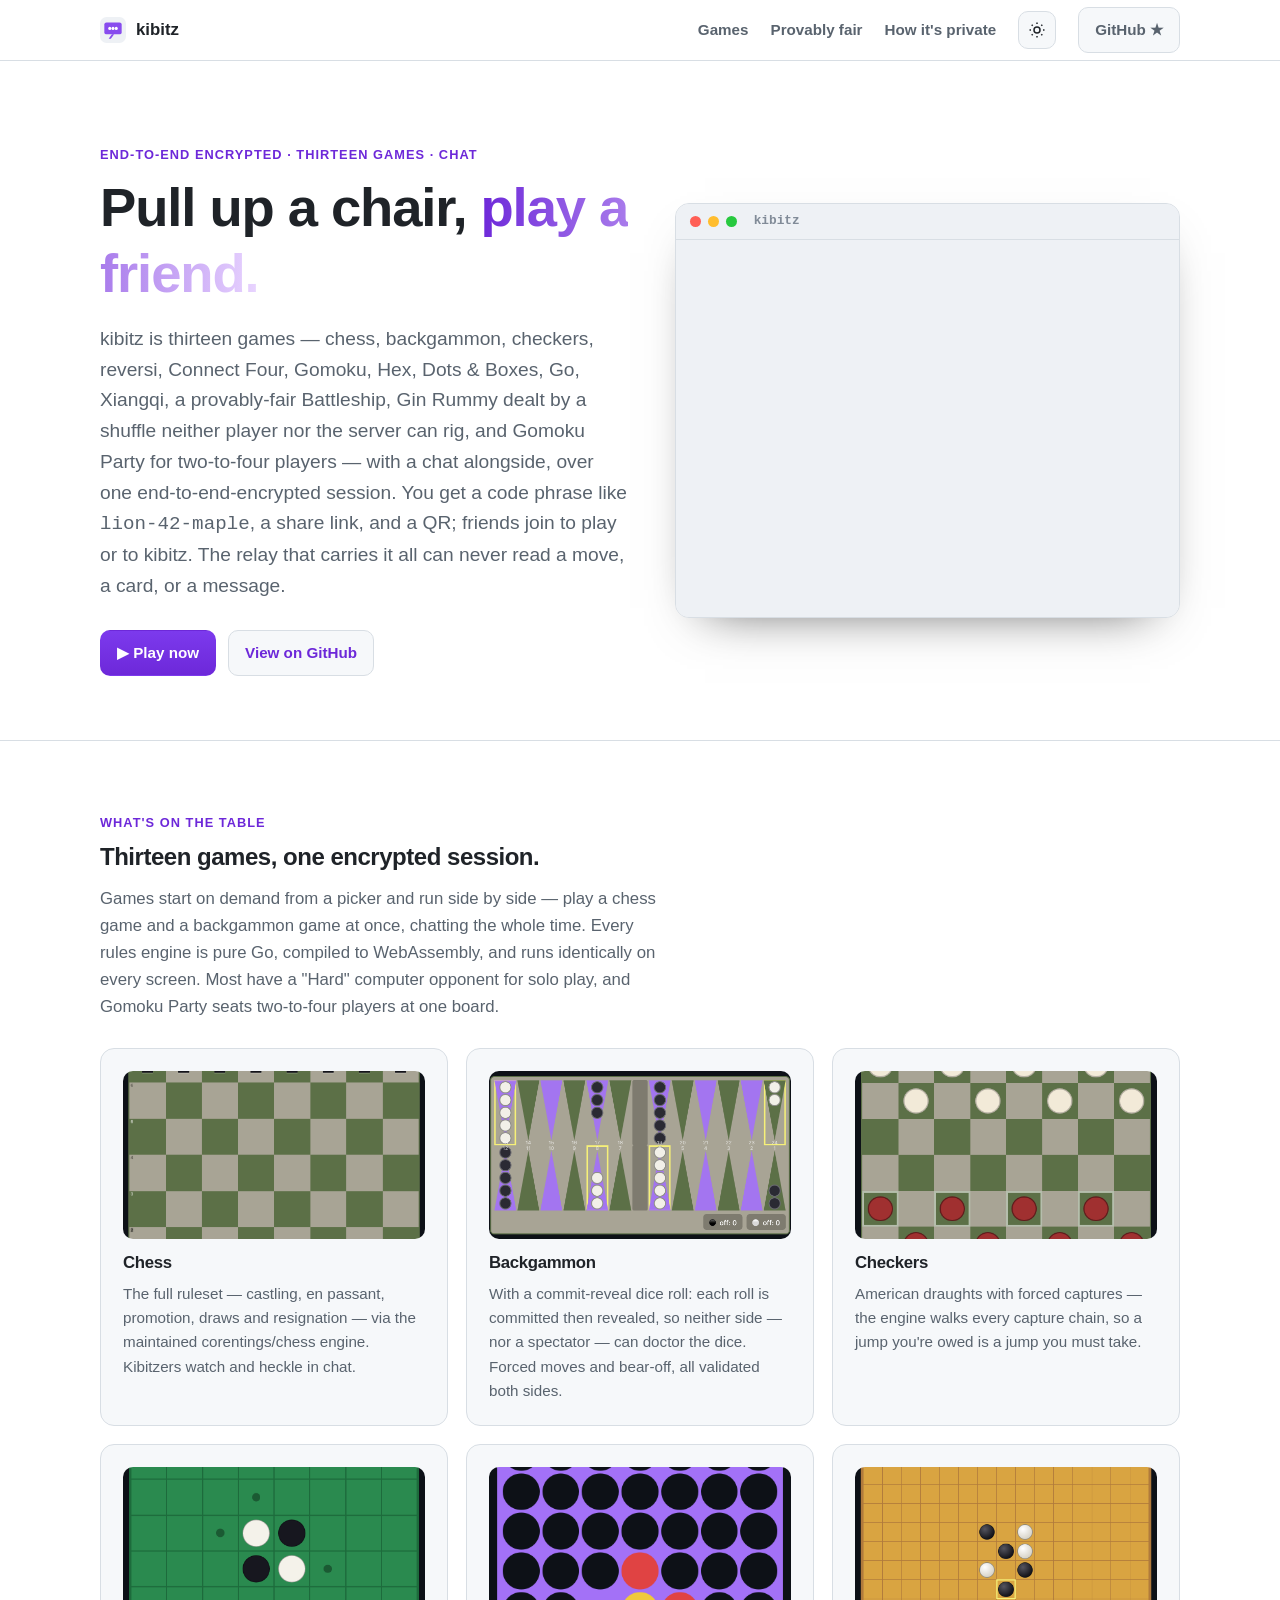
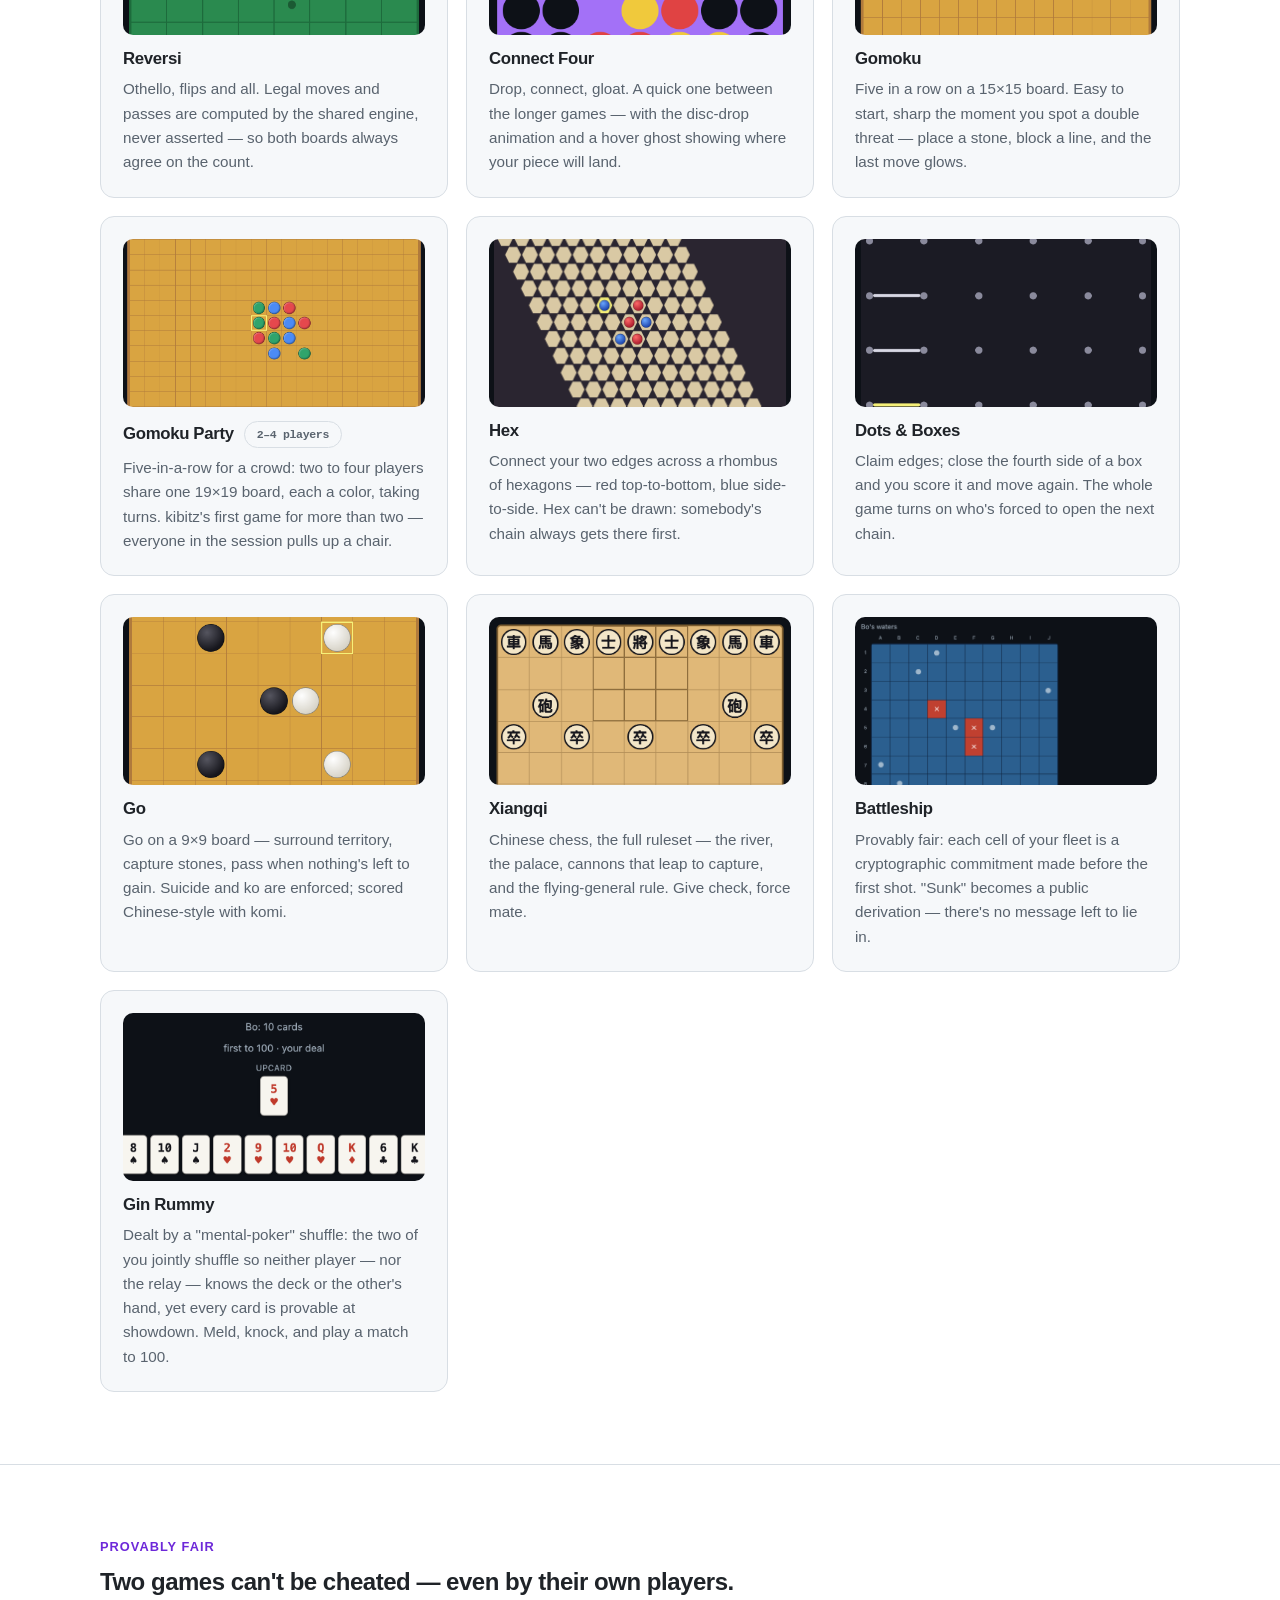
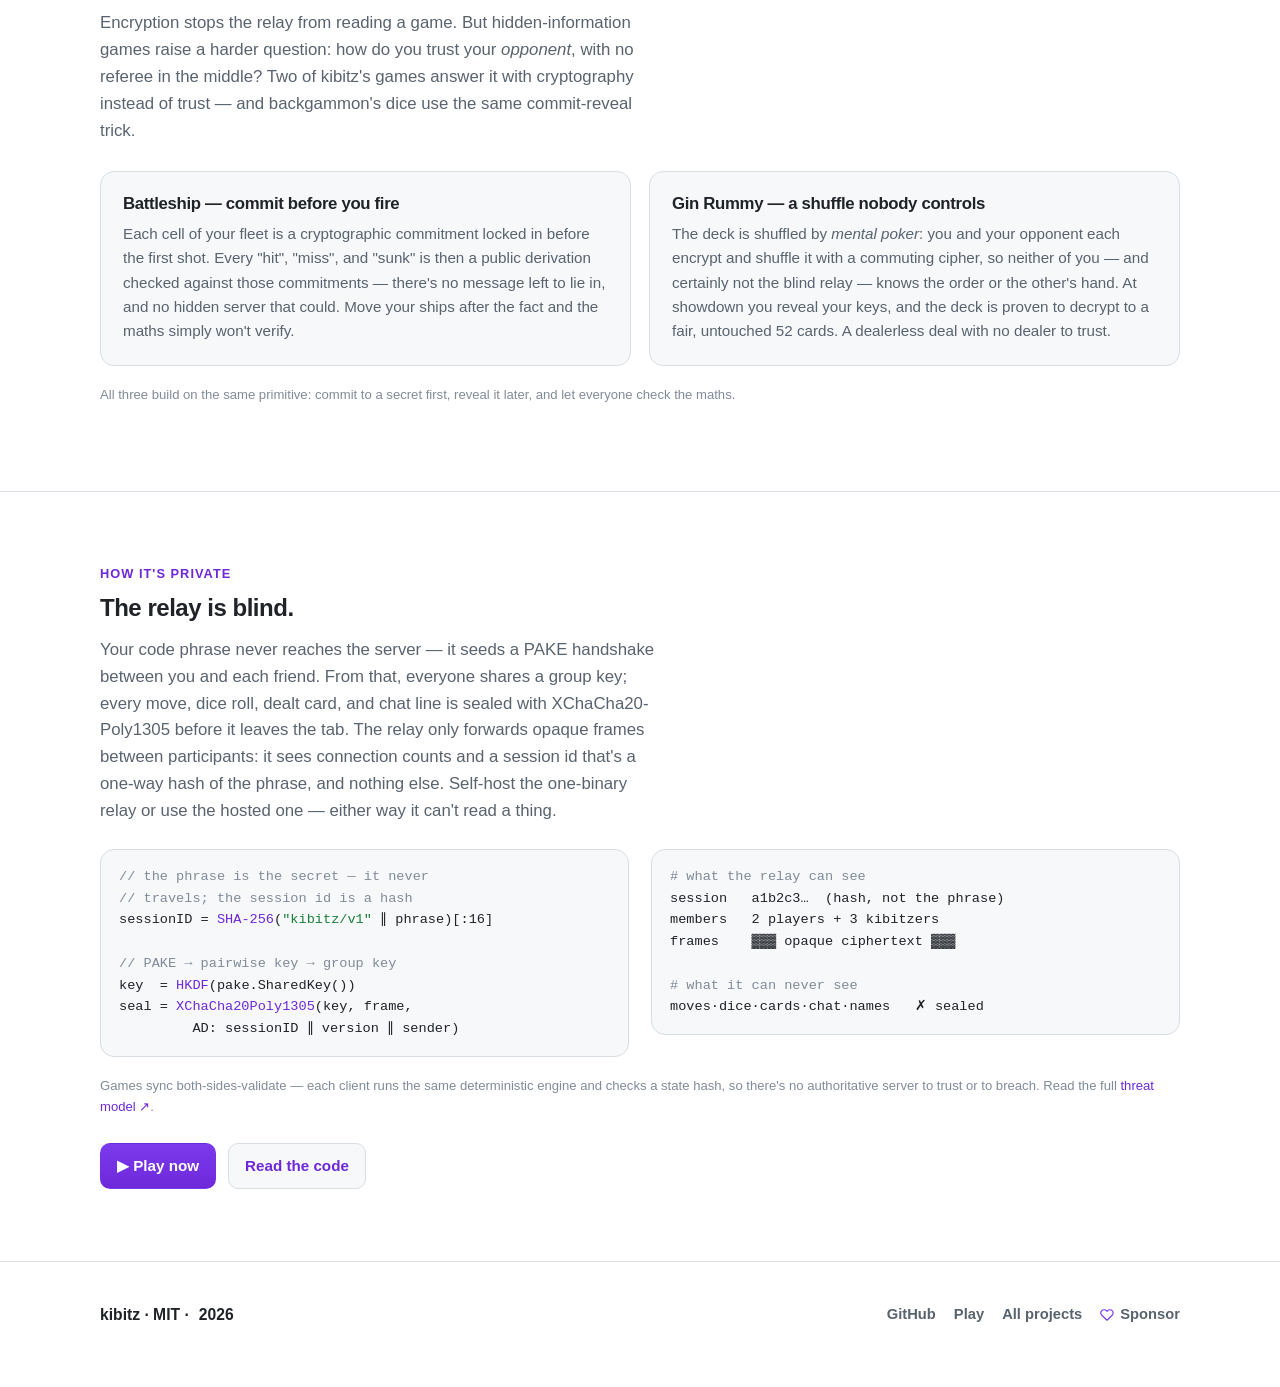
<file: docs/index.html>
<!doctype html>
<html lang="en">
<head>
<meta charset="utf-8">
<meta name="viewport" content="width=device-width, initial-scale=1">
<title>kibitz — play a friend, end-to-end encrypted</title>
<meta name="description" content="Pull up a chair. Thirteen games — chess, backgammon, Go, Xiangqi, a provably-fair Battleship, Gin Rummy dealt by a shuffle nobody can rig, and Gomoku Party for two-to-four players — with chat, over one end-to-end-encrypted session. Pair with a code phrase through a relay that can never read a thing. 100% Go, WASM in your browser.">
<meta property="og:site_name" content="Richard Wooding">
<meta property="og:type" content="website">
<meta property="og:title" content="kibitz — play a friend, end-to-end encrypted">
<meta property="og:description" content="Thirteen games and chat over one end-to-end-encrypted session, paired with a code phrase through a blind relay. 100% Go, WASM in your browser.">
<meta property="og:url" content="https://richardwooding.github.io/kibitz/">
<meta property="og:image" content="https://richardwooding.github.io/kibitz/og.png">
<meta property="og:image:width" content="1200">
<meta property="og:image:height" content="630">
<meta property="og:image:alt" content="kibitz — play a friend, end-to-end encrypted">
<meta name="twitter:card" content="summary_large_image">
<meta name="twitter:title" content="kibitz — play a friend, end-to-end encrypted">
<meta name="twitter:description" content="Thirteen games and chat over one end-to-end-encrypted session, paired with a code phrase through a blind relay.">
<meta name="twitter:image" content="https://richardwooding.github.io/kibitz/og.png">
<link rel="canonical" href="https://richardwooding.github.io/kibitz/">
<meta name="theme-color" content="#0d1117">
<link rel="icon" href="data:image/svg+xml,%3Csvg xmlns='http://www.w3.org/2000/svg' viewBox='0 0 24 24'%3E%3Crect width='24' height='24' rx='5' fill='%230b0a10'/%3E%3Crect x='4' y='5' width='16' height='11' rx='2' fill='%234c1d95'/%3E%3Cpath d='M8 20l3-4h2l-3 4z' fill='%234c1d95'/%3E%3Ccircle cx='9' cy='10.5' r='1.4' fill='%23edeaf4'/%3E%3Ccircle cx='12' cy='10.5' r='1.4' fill='%23edeaf4'/%3E%3Ccircle cx='15' cy='10.5' r='1.4' fill='%23edeaf4'/%3E%3C/svg%3E">
<link rel="stylesheet" href="gloam.css">
<script>try{var t=localStorage.getItem("gl-theme");if(t)document.documentElement.setAttribute("data-theme",t)}catch(e){}</script>
<style>
  /* page-local: terminal accents */
  .gl-term .you { color: var(--gl-accent); }
  .gl-term .enc { color: var(--gl-fg-dim); letter-spacing: .1em; }
  .gl-term .say { color: var(--gl-fg); }

  /* hero gameplay montage — real screenshots crossfading inside the app frame */
  .montage-stage {
    position: relative;
    aspect-ratio: 4 / 3;
    width: 100%;
    background: var(--gl-panel-2);
    border-radius: 0 0 10px 10px;
    overflow: hidden;
  }
  .montage-stage img {
    position: absolute;
    inset: 0;
    width: 100%;
    height: 100%;
    object-fit: cover;
    object-position: center;
    opacity: 0;
    animation: montage 20s infinite;
  }
  .montage-stage img:nth-child(1) { animation-delay: 0s; }
  .montage-stage img:nth-child(2) { animation-delay: 5s; }
  .montage-stage img:nth-child(3) { animation-delay: 10s; }
  .montage-stage img:nth-child(4) { animation-delay: 15s; }
  @keyframes montage {
    0%, 22%  { opacity: 1; }
    28%, 94% { opacity: 0; }
    100%     { opacity: 1; }
  }

  /* real board thumbnail atop each game card */
  .game-shot {
    display: block;
    width: 100%;
    height: 168px;
    object-fit: cover;
    object-position: center;
    border-radius: 10px;
    margin-bottom: 14px;
    background: var(--gl-panel-2);
  }
  .game-shot.tall { object-position: center top; }

  @media (prefers-reduced-motion: reduce) {
    .montage-stage img { animation: none; opacity: 0; }
    .montage-stage img:first-child { opacity: 1; }
  }
</style>
</head>
<body class="gl">
<a class="gl-skip" href="#main">Skip to content</a>

<header class="gl-nav">
  <div class="gl-wrap">
    <span class="gl-brand">
      <svg width="26" height="26" viewBox="0 0 24 24" aria-hidden="true">
        <rect width="24" height="24" rx="6" fill="var(--gl-panel-2)"/>
        <rect x="4" y="5" width="16" height="11" rx="2" fill="var(--gl-accent)" opacity="0.9"/>
        <path d="M8 20l3-4h2l-3 4z" fill="var(--gl-accent)" opacity="0.9"/>
        <circle cx="9" cy="10.5" r="1.4" fill="var(--gl-bg)"/>
        <circle cx="12" cy="10.5" r="1.4" fill="var(--gl-bg)"/>
        <circle cx="15" cy="10.5" r="1.4" fill="var(--gl-bg)"/>
      </svg>
      kibitz
    </span>
    <button class="gl-nav-toggle" aria-label="Toggle navigation" data-gl-nav-toggle="nav" aria-expanded="false">☰</button>
    <nav id="nav">
      <a href="#games">Games</a>
      <a href="#fair">Provably fair</a>
      <a href="#crypto">How it's private</a>
      <button class="gl-theme-toggle" data-gl-theme-toggle aria-label="Toggle color theme" aria-pressed="true">
        <svg class="gl-moon" viewBox="0 0 24 24" fill="none" stroke="currentColor" stroke-width="2" aria-hidden="true"><path d="M21 12.8A9 9 0 1 1 11.2 3a7 7 0 0 0 9.8 9.8z"/></svg>
        <svg class="gl-sun" viewBox="0 0 24 24" fill="none" stroke="currentColor" stroke-width="2" aria-hidden="true"><circle cx="12" cy="12" r="4"/><path d="M12 2v2M12 20v2M2 12h2M20 12h2M4.9 4.9l1.4 1.4M17.7 17.7l1.4 1.4M19.1 4.9l-1.4 1.4M6.3 17.7l-1.4 1.4"/></svg>
      </button>
      <a class="gl-btn ghost" href="https://github.com/richardwooding/kibitz">GitHub ★</a>
    </nav>
  </div>
</header>

<main id="main">
<section class="gl-hero">
  <div class="gl-wrap gl-hero-grid">
    <div>
      <p class="gl-eyebrow">end-to-end encrypted · thirteen games · chat</p>
      <h1>Pull up a chair, <span class="gl-grad">play a friend.</span></h1>
      <p class="sub">kibitz is thirteen games — chess, backgammon, checkers, reversi, Connect Four, Gomoku, Hex, Dots &amp; Boxes, Go, Xiangqi, a provably-fair Battleship, Gin Rummy dealt by a shuffle neither player nor the server can rig, and Gomoku Party for two-to-four players — with a chat alongside, over one end-to-end-encrypted session. You get a code phrase like <code>lion-42-maple</code>, a share link, and a QR; friends join to play or to kibitz. The relay that carries it all can never read a move, a card, or a message.</p>
      <div class="gl-cta">
        <a class="gl-btn primary" href="https://kibitz-play.fly.dev" target="_blank" rel="noopener">▶ Play now</a>
        <a class="gl-btn ghost" href="https://github.com/richardwooding/kibitz">View on GitHub</a>
      </div>
    </div>
    <div class="gl-term">
      <div class="bar">
        <span class="dot" style="background:#ff5f56"></span>
        <span class="dot" style="background:#ffbd2e"></span>
        <span class="dot" style="background:#27c93f"></span>
        <span class="t">kibitz</span>
      </div>
      <div class="montage-stage" role="img" aria-label="Real kibitz gameplay: a chess game with live chat, plus backgammon, Connect Four, and Battleship.">
        <img src="shots/hero-table.png" alt="A chess game in kibitz with a live chat beside the board" width="896" height="717">
        <img src="shots/backgammon.png" alt="" aria-hidden="true" width="588" height="311">
        <img src="shots/connect4.png" alt="" aria-hidden="true" width="416" height="358">
        <img src="shots/battleship.png" alt="" aria-hidden="true" width="588" height="916">
      </div>
    </div>
  </div>
</section>

<section id="games" class="gl-section">
  <div class="gl-wrap">
    <p class="gl-eyebrow">what's on the table</p>
    <h2>Thirteen games, one encrypted session.</h2>
    <p class="gl-lede" style="margin-top:14px">Games start on demand from a picker and run side by side — play a chess game and a backgammon game at once, chatting the whole time. Every rules engine is pure Go, compiled to WebAssembly, and runs identically on every screen. Most have a "Hard" computer opponent for solo play, and Gomoku Party seats two-to-four players at one board.</p>
    <div class="gl-grid feat" style="margin-top:28px">
      <div class="gl-card">
        <img class="game-shot" src="shots/chess.png" alt="A chess game in the kibitz app" loading="lazy" width="544" height="544">
        <h3>Chess</h3>
        <p>The full ruleset — castling, en passant, promotion, draws and resignation — via the maintained corentings/chess engine. Kibitzers watch and heckle in chat.</p>
      </div>
      <div class="gl-card">
        <img class="game-shot" src="shots/backgammon.png" alt="A backgammon game in the kibitz app" loading="lazy" width="588" height="311">
        <h3>Backgammon</h3>
        <p>With a commit-reveal dice roll: each roll is committed then revealed, so neither side — nor a spectator — can doctor the dice. Forced moves and bear-off, all validated both sides.</p>
      </div>
      <div class="gl-card">
        <img class="game-shot" src="shots/checkers.png" alt="A checkers game in the kibitz app" loading="lazy" width="480" height="480">
        <h3>Checkers</h3>
        <p>American draughts with forced captures — the engine walks every capture chain, so a jump you're owed is a jump you must take.</p>
      </div>
      <div class="gl-card">
        <img class="game-shot" src="shots/reversi.png" alt="A reversi game in the kibitz app" loading="lazy" width="480" height="480">
        <h3>Reversi</h3>
        <p>Othello, flips and all. Legal moves and passes are computed by the shared engine, never asserted — so both boards always agree on the count.</p>
      </div>
      <div class="gl-card">
        <img class="game-shot" src="shots/connect4.png" alt="A Connect Four game in the kibitz app" loading="lazy" width="416" height="358">
        <h3>Connect Four</h3>
        <p>Drop, connect, gloat. A quick one between the longer games — with the disc-drop animation and a hover ghost showing where your piece will land.</p>
      </div>
      <div class="gl-card">
        <img class="game-shot" src="shots/gomoku.png" alt="A Gomoku game in the kibitz app" loading="lazy" width="512" height="512">
        <h3>Gomoku</h3>
        <p>Five in a row on a 15×15 board. Easy to start, sharp the moment you spot a double threat — place a stone, block a line, and the last move glows.</p>
      </div>
      <div class="gl-card">
        <img class="game-shot" src="shots/gomokup.png" alt="A three-player Gomoku Party game in the kibitz app" loading="lazy" width="544" height="544">
        <h3>Gomoku Party <span class="gl-lang" style="vertical-align:middle">2–4 players</span></h3>
        <p>Five-in-a-row for a crowd: two to four players share one 19×19 board, each a color, taking turns. kibitz's first game for more than two — everyone in the session pulls up a chair.</p>
      </div>
      <div class="gl-card">
        <img class="game-shot" src="shots/hex.png" alt="A Hex game in the kibitz app" loading="lazy" width="588" height="390">
        <h3>Hex</h3>
        <p>Connect your two edges across a rhombus of hexagons — red top-to-bottom, blue side-to-side. Hex can't be drawn: somebody's chain always gets there first.</p>
      </div>
      <div class="gl-card">
        <img class="game-shot" src="shots/dots.png" alt="A Dots and Boxes game in the kibitz app" loading="lazy" width="480" height="480">
        <h3>Dots &amp; Boxes</h3>
        <p>Claim edges; close the fourth side of a box and you score it and move again. The whole game turns on who's forced to open the next chain.</p>
      </div>
      <div class="gl-card">
        <img class="game-shot" src="shots/weiqi.png" alt="A game of Go in the kibitz app" loading="lazy" width="480" height="480">
        <h3>Go</h3>
        <p>Go on a 9×9 board — surround territory, capture stones, pass when nothing's left to gain. Suicide and ko are enforced; scored Chinese-style with komi.</p>
      </div>
      <div class="gl-card">
        <img class="game-shot tall" src="shots/xiangqi.png" alt="A Xiangqi (Chinese chess) game in the kibitz app" loading="lazy" width="384" height="427">
        <h3>Xiangqi</h3>
        <p>Chinese chess, the full ruleset — the river, the palace, cannons that leap to capture, and the flying-general rule. Give check, force mate.</p>
      </div>
      <div class="gl-card">
        <img class="game-shot tall" src="shots/battleship.png" alt="A Battleship game in the kibitz app, showing hits and misses" loading="lazy" width="588" height="916">
        <h3>Battleship</h3>
        <p>Provably fair: each cell of your fleet is a cryptographic commitment made before the first shot. "Sunk" becomes a public derivation — there's no message left to lie in.</p>
      </div>
      <div class="gl-card">
        <img class="game-shot" src="shots/gin.png" alt="A Gin Rummy hand in the kibitz app" loading="lazy" width="588" height="209">
        <h3>Gin Rummy</h3>
        <p>Dealt by a "mental-poker" shuffle: the two of you jointly shuffle so neither player — nor the relay — knows the deck or the other's hand, yet every card is provable at showdown. Meld, knock, and play a match to 100.</p>
      </div>
    </div>
  </div>
</section>

<section id="fair" class="gl-section">
  <div class="gl-wrap">
    <p class="gl-eyebrow">provably fair</p>
    <h2>Two games can't be cheated — even by their own players.</h2>
    <p class="gl-lede" style="margin-top:14px">Encryption stops the relay from reading a game. But hidden-information games raise a harder question: how do you trust your <em>opponent</em>, with no referee in the middle? Two of kibitz's games answer it with cryptography instead of trust — and backgammon's dice use the same commit-reveal trick.</p>
    <div class="gl-grid two" style="margin-top:26px">
      <div class="gl-card">
        <h3>Battleship — commit before you fire</h3>
        <p>Each cell of your fleet is a cryptographic commitment locked in before the first shot. Every "hit", "miss", and "sunk" is then a public derivation checked against those commitments — there's no message left to lie in, and no hidden server that could. Move your ships after the fact and the maths simply won't verify.</p>
      </div>
      <div class="gl-card">
        <h3>Gin Rummy — a shuffle nobody controls</h3>
        <p>The deck is shuffled by <em>mental poker</em>: you and your opponent each encrypt and shuffle it with a commuting cipher, so neither of you — and certainly not the blind relay — knows the order or the other's hand. At showdown you reveal your keys, and the deck is proven to decrypt to a fair, untouched 52 cards. A dealerless deal with no dealer to trust.</p>
      </div>
    </div>
    <p class="gl-hint" style="margin-top:18px">All three build on the same primitive: commit to a secret first, reveal it later, and let everyone check the maths.</p>
  </div>
</section>

<section id="crypto" class="gl-section">
  <div class="gl-wrap">
    <p class="gl-eyebrow">how it's private</p>
    <h2>The relay is blind.</h2>
    <p class="gl-lede" style="margin-top:14px">Your code phrase never reaches the server — it seeds a PAKE handshake between you and each friend. From that, everyone shares a group key; every move, dice roll, dealt card, and chat line is sealed with XChaCha20-Poly1305 before it leaves the tab. The relay only forwards opaque frames between participants: it sees connection counts and a session id that's a one-way hash of the phrase, and nothing else. Self-host the one-binary relay or use the hosted one — either way it can't read a thing.</p>
    <div class="gl-split" style="margin-top:24px">
      <pre class="gl-code"><span class="c">// the phrase is the secret — it never</span>
<span class="c">// travels; the session id is a hash</span>
sessionID = <span class="k">SHA-256</span>(<span class="s">"kibitz/v1"</span> ∥ phrase)[:16]

<span class="c">// PAKE → pairwise key → group key</span>
key  = <span class="k">HKDF</span>(pake.SharedKey())
seal = <span class="k">XChaCha20Poly1305</span>(key, frame,
         AD: sessionID ∥ version ∥ sender)</pre>
      <pre class="gl-code"><span class="c"># what the relay can see</span>
session   <span class="loc">a1b2c3…  (hash, not the phrase)</span>
members   <span class="loc">2 players + 3 kibitzers</span>
frames    <span class="loc">▓▓▓ opaque ciphertext ▓▓▓</span>

<span class="c"># what it can never see</span>
moves·dice·cards·chat·names   <span class="warn">✗ sealed</span></pre>
    </div>
    <p class="gl-hint" style="margin-top:18px">Games sync both-sides-validate — each client runs the same deterministic engine and checks a state hash, so there's no authoritative server to trust or to breach. Read the full <a href="https://github.com/richardwooding/kibitz/blob/main/docs/THREAT-MODEL.md">threat model ↗</a>.</p>
    <div class="gl-cta" style="margin-top:26px">
      <a class="gl-btn primary" href="https://kibitz-play.fly.dev" target="_blank" rel="noopener">▶ Play now</a>
      <a class="gl-btn ghost" href="https://github.com/richardwooding/kibitz">Read the code</a>
    </div>
  </div>
</section>
</main>

<footer class="gl-footer">
  <div class="gl-wrap">
    <span class="gl-brand" style="font-size:.98rem">kibitz · MIT · <span data-gl-year></span></span>
    <nav class="gl-fnav">
      <a href="https://github.com/richardwooding/kibitz">GitHub</a>
      <a href="https://kibitz-play.fly.dev">Play</a>
      <a href="https://richardwooding.github.io/">All projects</a>
      <a class="gl-sponsor" href="https://github.com/sponsors/richardwooding">
        <svg viewBox="0 0 24 24" fill="none" stroke="currentColor" stroke-width="2" stroke-linecap="round" stroke-linejoin="round" aria-hidden="true"><path d="M20.8 4.6a5.5 5.5 0 0 0-7.8 0L12 5.7l-1-1.1a5.5 5.5 0 0 0-7.8 7.8L12 21l8.8-8.6a5.5 5.5 0 0 0 0-7.8z"/></svg>
        Sponsor
      </a>
    </nav>
  </div>
</footer>
<script src="gloam.js" defer></script>
</body>
</html>
</file>
<file: docs/gloam.css>
/*!
 * gloam.css — a dark-first, purple-accented, terminal-flavored design language.
 * https://github.com/richardwooding/gloam · MIT
 *
 * Tokens are prefixed --gl-*, component classes gl-*, so it drops into any page
 * without collisions. Dark is the default; light is served via
 * prefers-color-scheme AND an explicit :root[data-theme="light"|"dark"] override.
 */

:root {
  --gl-bg: #0d1117;
  --gl-panel: #161b22;
  --gl-panel-2: #1c2230;
  --gl-border: #2a3038;
  --gl-fg: #e6edf3;
  --gl-muted: #9aa7b4;
  --gl-faint: #6b7684;
  --gl-accent: #a371f7;
  --gl-accent-2: #bd93ff;
  --gl-accent-ink: #f5efff;
  --gl-green: #3fb950;
  --gl-amber: #d29922;
  --gl-radius: 14px;
  --gl-mono: ui-monospace, SFMono-Regular, "SF Mono", Menlo, Consolas, "Liberation Mono", monospace;
  --gl-sans: -apple-system, BlinkMacSystemFont, "Segoe UI", Roboto, Helvetica, Arial, sans-serif;
  --gl-maxw: 1080px;
}

/* Light palette: auto (system) … */
@media (prefers-color-scheme: light) {
  :root {
    --gl-bg: #ffffff;
    --gl-panel: #f6f8fa;
    --gl-panel-2: #eef1f5;
    --gl-border: #d8dee4;
    --gl-fg: #1f2328;
    --gl-muted: #59636e;
    --gl-faint: #818b98;
    --gl-accent: #7c3aed;
    --gl-accent-2: #6d28d9;
    --gl-accent-ink: #ffffff;
    --gl-green: #1a7f37;
    --gl-amber: #9a6700;
  }
}
/* … and explicit override wins in both directions. */
:root[data-theme="light"] {
  --gl-bg: #ffffff; --gl-panel: #f6f8fa; --gl-panel-2: #eef1f5; --gl-border: #d8dee4;
  --gl-fg: #1f2328; --gl-muted: #59636e; --gl-faint: #818b98;
  --gl-accent: #7c3aed; --gl-accent-2: #6d28d9; --gl-accent-ink: #ffffff;
  --gl-green: #1a7f37; --gl-amber: #9a6700;
}
:root[data-theme="dark"] {
  --gl-bg: #0d1117; --gl-panel: #161b22; --gl-panel-2: #1c2230; --gl-border: #2a3038;
  --gl-fg: #e6edf3; --gl-muted: #9aa7b4; --gl-faint: #6b7684;
  --gl-accent: #a371f7; --gl-accent-2: #bd93ff; --gl-accent-ink: #f5efff;
  --gl-green: #3fb950; --gl-amber: #d29922;
}

/* ---- base ---- */
.gl-body, body.gl {
  margin: 0;
  background: var(--gl-bg);
  color: var(--gl-fg);
  font-family: var(--gl-sans);
  line-height: 1.6;
  -webkit-font-smoothing: antialiased;
}
.gl a { color: var(--gl-accent-2); text-decoration: none; }
.gl a:hover { text-decoration: underline; }
.gl code, .gl kbd, .gl pre { font-family: var(--gl-mono); }
.gl h1, .gl h2, .gl h3 { line-height: 1.2; letter-spacing: -0.02em; margin: 0; }

.gl-wrap { max-width: var(--gl-maxw); margin: 0 auto; padding: 0 20px; }
.gl-section { padding: 72px 0; border-top: 1px solid var(--gl-border); }
.gl-eyebrow { color: var(--gl-accent-2); font-weight: 700; font-size: .8rem; letter-spacing: .08em; text-transform: uppercase; margin: 0 0 10px; }
.gl-lede { color: var(--gl-muted); font-size: 1.05rem; max-width: 60ch; }
.gl-hint { color: var(--gl-faint); font-size: .82rem; margin-top: 10px; }

/* skip link */
.gl-skip { position: absolute; left: -9999px; }
.gl-skip:focus { left: 12px; top: 10px; z-index: 50; background: var(--gl-panel); color: var(--gl-fg); padding: 8px 12px; border-radius: 8px; }

/* ---- nav ---- */
.gl-nav { position: sticky; top: 0; z-index: 20; backdrop-filter: blur(10px);
  background: var(--gl-bg);
  background: color-mix(in srgb, var(--gl-bg) 82%, transparent); border-bottom: 1px solid var(--gl-border); }
.gl-nav .gl-wrap { display: flex; align-items: center; gap: 18px; height: 60px; }
.gl-brand { display: flex; align-items: center; gap: 10px; font-weight: 700; color: var(--gl-fg); font-size: 1.05rem; }
.gl-brand svg { display: block; }
.gl-nav nav { margin-left: auto; display: flex; align-items: center; gap: 22px; }
.gl-nav nav a { color: var(--gl-muted); font-weight: 600; font-size: .95rem; }
.gl-nav nav a:hover { color: var(--gl-fg); text-decoration: none; }
.gl-nav-toggle { display: none; margin-left: auto; background: var(--gl-panel); color: var(--gl-fg);
  border: 1px solid var(--gl-border); border-radius: 8px; padding: 8px 10px; cursor: pointer; }

/* ---- buttons ---- */
.gl-btn { display: inline-flex; align-items: center; gap: 8px; font-weight: 700; font-size: .95rem;
  padding: 10px 16px; border-radius: 10px; border: 1px solid var(--gl-border); cursor: pointer; color: var(--gl-fg); background: transparent; }
.gl-btn.primary { background: linear-gradient(180deg, var(--gl-accent), var(--gl-accent-2)); color: var(--gl-accent-ink); border-color: transparent; }
.gl-btn.primary:hover { filter: brightness(1.07); text-decoration: none; }
.gl-btn.ghost { background: var(--gl-panel); }
.gl-btn.ghost:hover { border-color: var(--gl-accent); text-decoration: none; }

/* ---- theme toggle ---- */
.gl-theme-toggle { display: inline-grid; place-items: center; width: 38px; height: 38px; flex: none;
  background: var(--gl-panel); color: var(--gl-fg); border: 1px solid var(--gl-border); border-radius: 10px; cursor: pointer; padding: 0; }
.gl-theme-toggle:hover { border-color: var(--gl-accent); }
.gl-theme-toggle:focus-visible { outline: 2px solid var(--gl-accent); outline-offset: 2px; }
.gl-theme-toggle svg { width: 18px; height: 18px; display: block; }
/* Icon reflects the active theme — CSS-only swap across system + forced themes. */
.gl-theme-toggle .gl-sun { display: none; }
.gl-theme-toggle .gl-moon { display: block; }
@media (prefers-color-scheme: light) {
  .gl-theme-toggle .gl-sun { display: block; }
  .gl-theme-toggle .gl-moon { display: none; }
}
:root[data-theme="light"] .gl-theme-toggle .gl-sun { display: block; }
:root[data-theme="light"] .gl-theme-toggle .gl-moon { display: none; }
:root[data-theme="dark"] .gl-theme-toggle .gl-sun { display: none; }
:root[data-theme="dark"] .gl-theme-toggle .gl-moon { display: block; }

/* ---- hero ---- */
.gl-hero { padding: 84px 0 64px; }
.gl-hero h1 { font-size: clamp(2.1rem, 5.2vw, 3.4rem); font-weight: 800; }
.gl-grad { background: linear-gradient(90deg, var(--gl-accent-2), #e9d5ff); -webkit-background-clip: text; background-clip: text; color: transparent; }
.gl-hero p.sub { font-size: 1.2rem; color: var(--gl-muted); margin: 18px 0 28px; max-width: 56ch; }
.gl-cta { display: flex; gap: 12px; flex-wrap: wrap; }
.gl-hero-grid { display: grid; grid-template-columns: 1.05fr 1fr; gap: 44px; align-items: center; }
@media (max-width: 860px) { .gl-hero-grid { grid-template-columns: 1fr; gap: 32px; } }

/* ---- terminal ---- */
.gl-term { background: var(--gl-panel); border: 1px solid var(--gl-border); border-radius: var(--gl-radius); overflow: hidden;
  box-shadow: 0 20px 50px -30px rgba(0,0,0,.7); }
.gl-term .bar { display: flex; align-items: center; gap: 7px; padding: 11px 14px; background: var(--gl-panel-2); border-bottom: 1px solid var(--gl-border); }
.gl-term .dot { width: 11px; height: 11px; border-radius: 50%; }
.gl-term .bar .t { margin-left: 10px; color: var(--gl-faint); font: 600 .8rem/1 var(--gl-mono); }
.gl-term pre { margin: 0; padding: 16px; overflow-x: auto; font-size: .82rem; line-height: 1.65; color: var(--gl-fg); }
.gl-term .pr { color: var(--gl-accent-2); }
.gl-term .hd { color: var(--gl-faint); }
.gl-term .n { color: var(--gl-accent-2); font-weight: 700; }
.gl-term .loc { color: var(--gl-muted); }
.gl-term .ok { color: var(--gl-green); }
.gl-term .warn { color: var(--gl-amber); }

/* ---- pills / tabs ---- */
.gl-badges { display: flex; flex-wrap: wrap; gap: 8px; margin: 26px 0 0; padding: 0; list-style: none; }
.gl-lang { font: 700 .72rem/1 var(--gl-mono); color: var(--gl-muted); background: var(--gl-panel);
  border: 1px solid var(--gl-border); border-radius: 999px; padding: 7px 12px; }
/* Interactive affordances apply only to real tabs (buttons carrying data-gl-tab).
   A plain gl-lang is a static badge and must not look or focus like a control. */
.gl-lang[data-gl-tab] { cursor: pointer; transition: color .12s, border-color .12s, background .12s; }
.gl-lang[data-gl-tab]:hover { color: var(--gl-fg); border-color: var(--gl-accent); }
.gl-lang[data-gl-tab]:focus-visible { outline: 2px solid var(--gl-accent); outline-offset: 2px; }
.gl-lang[aria-selected="true"] { background: linear-gradient(180deg, var(--gl-accent), var(--gl-accent-2)); color: var(--gl-accent-ink); border-color: transparent; }

/* ---- cards / grid ---- */
.gl-grid { display: grid; gap: 18px; }
.gl-grid.two { grid-template-columns: 1fr 1fr; }
.gl-grid.feat { grid-template-columns: repeat(3, 1fr); }
@media (max-width: 820px) { .gl-grid.feat { grid-template-columns: 1fr 1fr; } }
@media (max-width: 560px) { .gl-grid.two, .gl-grid.feat { grid-template-columns: 1fr; } }
.gl-card { background: var(--gl-panel); border: 1px solid var(--gl-border); border-radius: var(--gl-radius); padding: 22px; }
.gl-card h3 { font-size: 1.05rem; margin-bottom: 8px; display: flex; align-items: center; gap: 10px; }
.gl-card p { color: var(--gl-muted); margin: 0; font-size: .95rem; }
.gl-icon { width: 34px; height: 34px; flex: none; display: grid; place-items: center; border-radius: 9px;
  background: color-mix(in srgb, var(--gl-accent) 18%, transparent); color: var(--gl-accent-2); }
.gl-icon svg { width: 18px; height: 18px; }
.gl-stat { font: 800 2rem/1 var(--gl-mono); color: var(--gl-accent-2); }

/* Clickable card: a gl-card whose primary link (.gl-stretch) covers the whole
   card, so a click anywhere follows it — while any other links inside stay
   independently clickable above the overlay. */
.gl-card-link { position: relative; transition: border-color .12s; }
.gl-card-link:hover, .gl-card-link:focus-within { border-color: var(--gl-accent); }
.gl-stretch::after { content: ""; position: absolute; inset: 0; z-index: 1; }
.gl-card-link a:not(.gl-stretch) { position: relative; z-index: 2; }

/* ---- carousel ---- */
/* A scroll-snap track of cards. Works without JS (it's just a scrollable row);
   gloam.js adds prev/next, dots, and motion-safe autoplay. The viewport is the
   only overflow container, so the page never scrolls sideways. */
.gl-carousel { position: relative; margin-top: 28px; }
.gl-carousel-viewport { position: relative; display: flex; gap: 18px; overflow-x: auto;
  scroll-snap-type: x mandatory; scroll-behavior: smooth; padding-bottom: 4px;
  scrollbar-width: none; -ms-overflow-style: none; }
.gl-carousel-viewport::-webkit-scrollbar { display: none; }
.gl-carousel-viewport > .gl-card { flex: 0 0 calc((100% - 36px) / 3); scroll-snap-align: start; }
@media (max-width: 820px) { .gl-carousel-viewport > .gl-card { flex-basis: calc((100% - 18px) / 2); } }
@media (max-width: 560px) { .gl-carousel-viewport > .gl-card { flex-basis: 100%; } }
.gl-carousel-ctrls { display: flex; align-items: center; justify-content: center; gap: 14px; margin-top: 18px; }
.gl-carousel-btn { display: inline-grid; place-items: center; width: 38px; height: 38px; flex: none;
  background: var(--gl-panel); color: var(--gl-fg); border: 1px solid var(--gl-border); border-radius: 999px; cursor: pointer; padding: 0; }
.gl-carousel-btn:hover { border-color: var(--gl-accent); }
.gl-carousel-btn:focus-visible { outline: 2px solid var(--gl-accent); outline-offset: 2px; }
.gl-carousel-btn svg { width: 18px; height: 18px; display: block; }
.gl-carousel-dots { display: flex; align-items: center; gap: 8px; }
.gl-carousel-dot { width: 9px; height: 9px; padding: 0; border-radius: 999px; border: none; cursor: pointer;
  background: var(--gl-border); transition: background .12s, transform .12s; }
.gl-carousel-dot:hover { background: var(--gl-faint); }
.gl-carousel-dot:focus-visible { outline: 2px solid var(--gl-accent); outline-offset: 2px; }
.gl-carousel-dot[aria-current="true"] { background: var(--gl-accent); transform: scale(1.3); }
@media (prefers-reduced-motion: reduce) { .gl-carousel-viewport { scroll-behavior: auto; } }

/* ---- code blocks ---- */
.gl-code { background: var(--gl-panel); border: 1px solid var(--gl-border); border-radius: var(--gl-radius);
  padding: 16px 18px; overflow-x: auto; font-size: .85rem; line-height: 1.6; margin: 0; }
.gl-code .c { color: var(--gl-faint); }
.gl-code .k { color: var(--gl-accent-2); }
.gl-code .s { color: var(--gl-green); }
/* ---- shrinking inside grid/flex ----
   A grid or flex item's automatic minimum size is its min-content, so an item
   holding a wide code block or a nowrap <code> refuses to shrink and pushes the
   whole page sideways on a phone — an inner overflow-x:auto cannot save it,
   because the item never gets narrow enough to scroll. Every such item needs an
   explicit min-width:0, and where the scroller is a child of the item BOTH need
   it: setting it on only one has no effect. */
.gl-split { display: grid; grid-template-columns: 1fr 1fr; gap: 22px; align-items: start; }
.gl-split > * { min-width: 0; }
@media (max-width: 760px) { .gl-split { grid-template-columns: 1fr; } }

/* ---- install snippets ---- */
.gl-install { display: grid; gap: 14px; max-width: 760px; }
.gl-snip { display: flex; align-items: center; gap: 12px; min-width: 0; background: var(--gl-panel); border: 1px solid var(--gl-border); border-radius: 12px; padding: 6px 6px 6px 16px; }
.gl-snip .lbl { font: 700 .72rem/1 var(--gl-mono); color: var(--gl-accent-2); text-transform: uppercase; letter-spacing: .05em; flex: none; width: 74px; }
.gl-snip code { flex: 1; min-width: 0; overflow-x: auto; white-space: nowrap; color: var(--gl-fg); font-size: .88rem; padding: 8px 0; }
.gl-copy { flex: none; background: var(--gl-panel-2); color: var(--gl-muted); border: 1px solid var(--gl-border); border-radius: 8px; padding: 8px 12px; font: 700 .78rem/1 var(--gl-sans); cursor: pointer; }
.gl-copy:hover { color: var(--gl-fg); border-color: var(--gl-accent); }
.gl-copy.done { color: var(--gl-green); border-color: var(--gl-green); }

/* ---- footer ---- */
.gl-footer { border-top: 1px solid var(--gl-border); padding: 40px 0 60px; color: var(--gl-muted); }
.gl-footer .gl-wrap { display: flex; flex-wrap: wrap; gap: 18px 28px; align-items: center; justify-content: space-between; }
.gl-footer a { color: var(--gl-muted); font-weight: 600; font-size: .92rem; }
.gl-footer a:hover { color: var(--gl-fg); }
.gl-fnav { display: flex; flex-wrap: wrap; gap: 18px; }

/* ---- sponsor link (opt-in) ---- */
/* gloam ships the style, never the link: paste the anchor into your own footer
   (see components.md), so a scheduled asset sync can never change what a page
   says or who it asks for. One accent, no brand pink — a footer note, not a
   banner: the text keeps the footer's muted colour and only the heart is
   accented. Colouring the TEXT would need `.gl-footer a.gl-sponsor`, since
   `.gl-footer a` outranks a bare class; the icon rule targets the svg element
   directly, so inheritance never competes. */
.gl-sponsor { display: inline-flex; align-items: center; gap: 6px; }
.gl-sponsor svg { width: 14px; height: 14px; flex: none; color: var(--gl-accent); }
.gl-sponsor:hover svg { color: var(--gl-accent-2); }
.gl-sponsor:focus-visible { outline: 2px solid var(--gl-accent); outline-offset: 3px; border-radius: 6px; }

/* ---- mobile nav ---- */
@media (max-width: 680px) {
  .gl-nav nav { display: none; }
  .gl-nav nav.open { display: flex; position: absolute; top: 60px; left: 0; right: 0; flex-direction: column; gap: 0;
    background: var(--gl-bg); border-bottom: 1px solid var(--gl-border); padding: 8px 20px 16px; }
  .gl-nav nav.open a { padding: 10px 0; }
  .gl-nav nav.open .gl-btn { display: none; }
  .gl-nav-toggle { display: block; }
}
</file>
